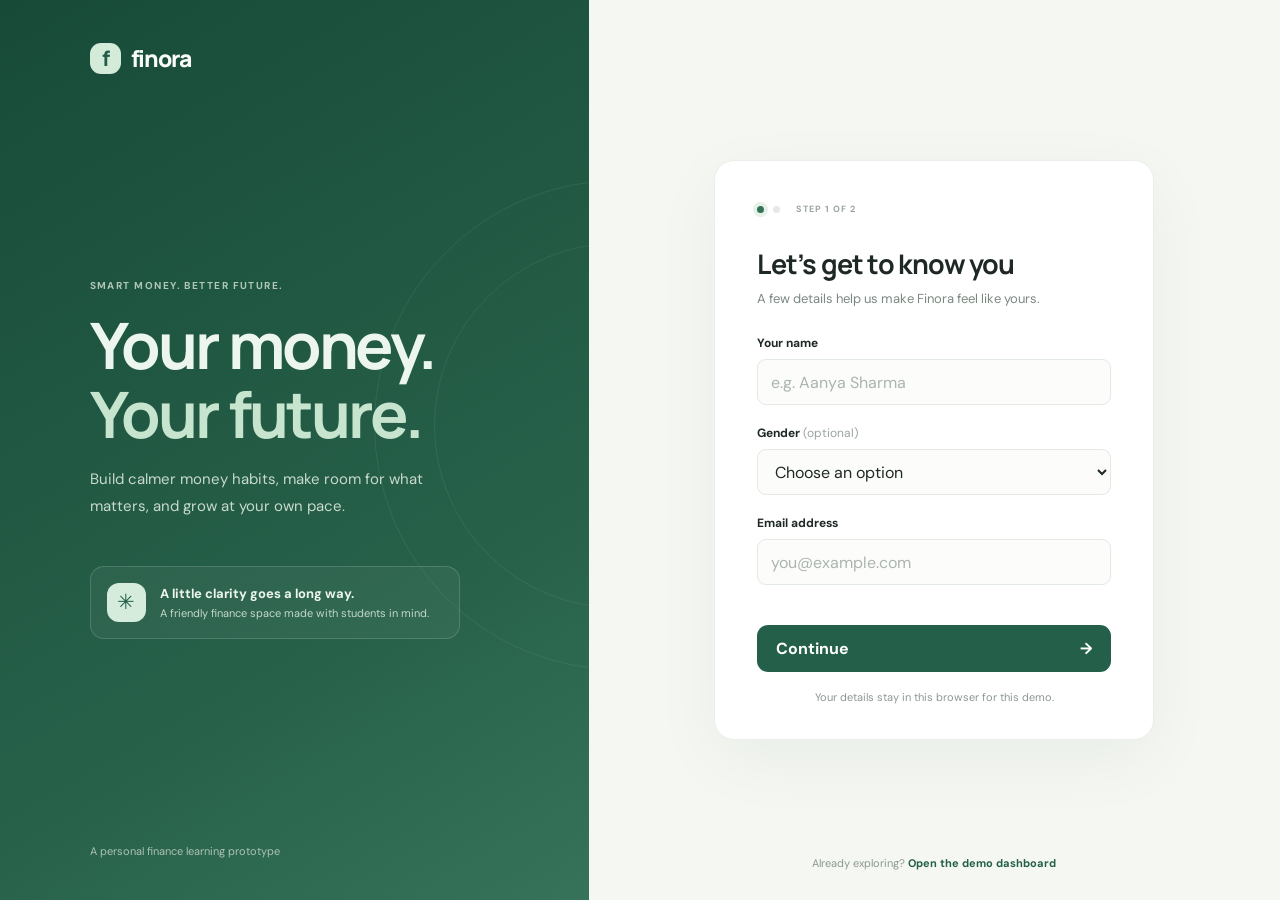
<file: index.html>
<!doctype html>
<html lang="en">
<head>
  <meta charset="utf-8"><meta name="viewport" content="width=device-width,initial-scale=1">
  <meta name="theme-color" content="#f6f8f3"><title>Finora — Your money, your future</title>
  <link rel="stylesheet" href="style.css"><script src="script.js" defer></script>
</head>
<body class="auth-page">
  <main class="auth-shell">
    <section class="auth-story">
      <a class="brand" href="index.html"><span class="brand-mark">f</span> finora</a>
      <div class="story-copy"><p class="eyebrow">SMART MONEY. BETTER FUTURE.</p><h1>Your money.<br><em>Your future.</em></h1>
        <p>Build calmer money habits, make room for what matters, and grow at your own pace.</p>
        <div class="story-note"><span class="note-icon">✳</span><span><b>A little clarity goes a long way.</b><small>A friendly finance space made with students in mind.</small></span></div>
      </div><div class="story-orbit orbit-one"></div><div class="story-orbit orbit-two"></div>
      <small class="story-foot">A personal finance learning prototype</small>
    </section>
    <section class="auth-form-wrap"><form class="form-card" id="onboarding-form" novalidate>
      <div class="step-label"><span class="step-dot active"></span><span class="step-dot"></span><span>STEP 1 OF 2</span></div>
      <h2>Let’s get to know you</h2><p class="muted">A few details help us make Finora feel like yours.</p>
      <label for="name">Your name</label><input id="name" name="name" autocomplete="name" placeholder="e.g. Aanya Sharma" required minlength="2">
      <label for="gender">Gender <span class="optional">(optional)</span></label><select id="gender" name="gender"><option value="">Choose an option</option><option>Female</option><option>Male</option><option>Other</option><option>Prefer not to say</option></select>
      <label for="email">Email address</label><input id="email" name="email" type="email" autocomplete="email" placeholder="you@example.com" required>
      <p class="form-error" id="form-error" role="alert" aria-live="polite"></p>
      <button class="button button-primary button-wide" type="submit">Continue <span>→</span></button>
      <p class="privacy-note">Your details stay in this browser for this demo.</p>
    </form><p class="auth-bottom">Already exploring? <a href="dashboard.html">Open the demo dashboard</a></p></section>
  </main>
</body></html>
</file>
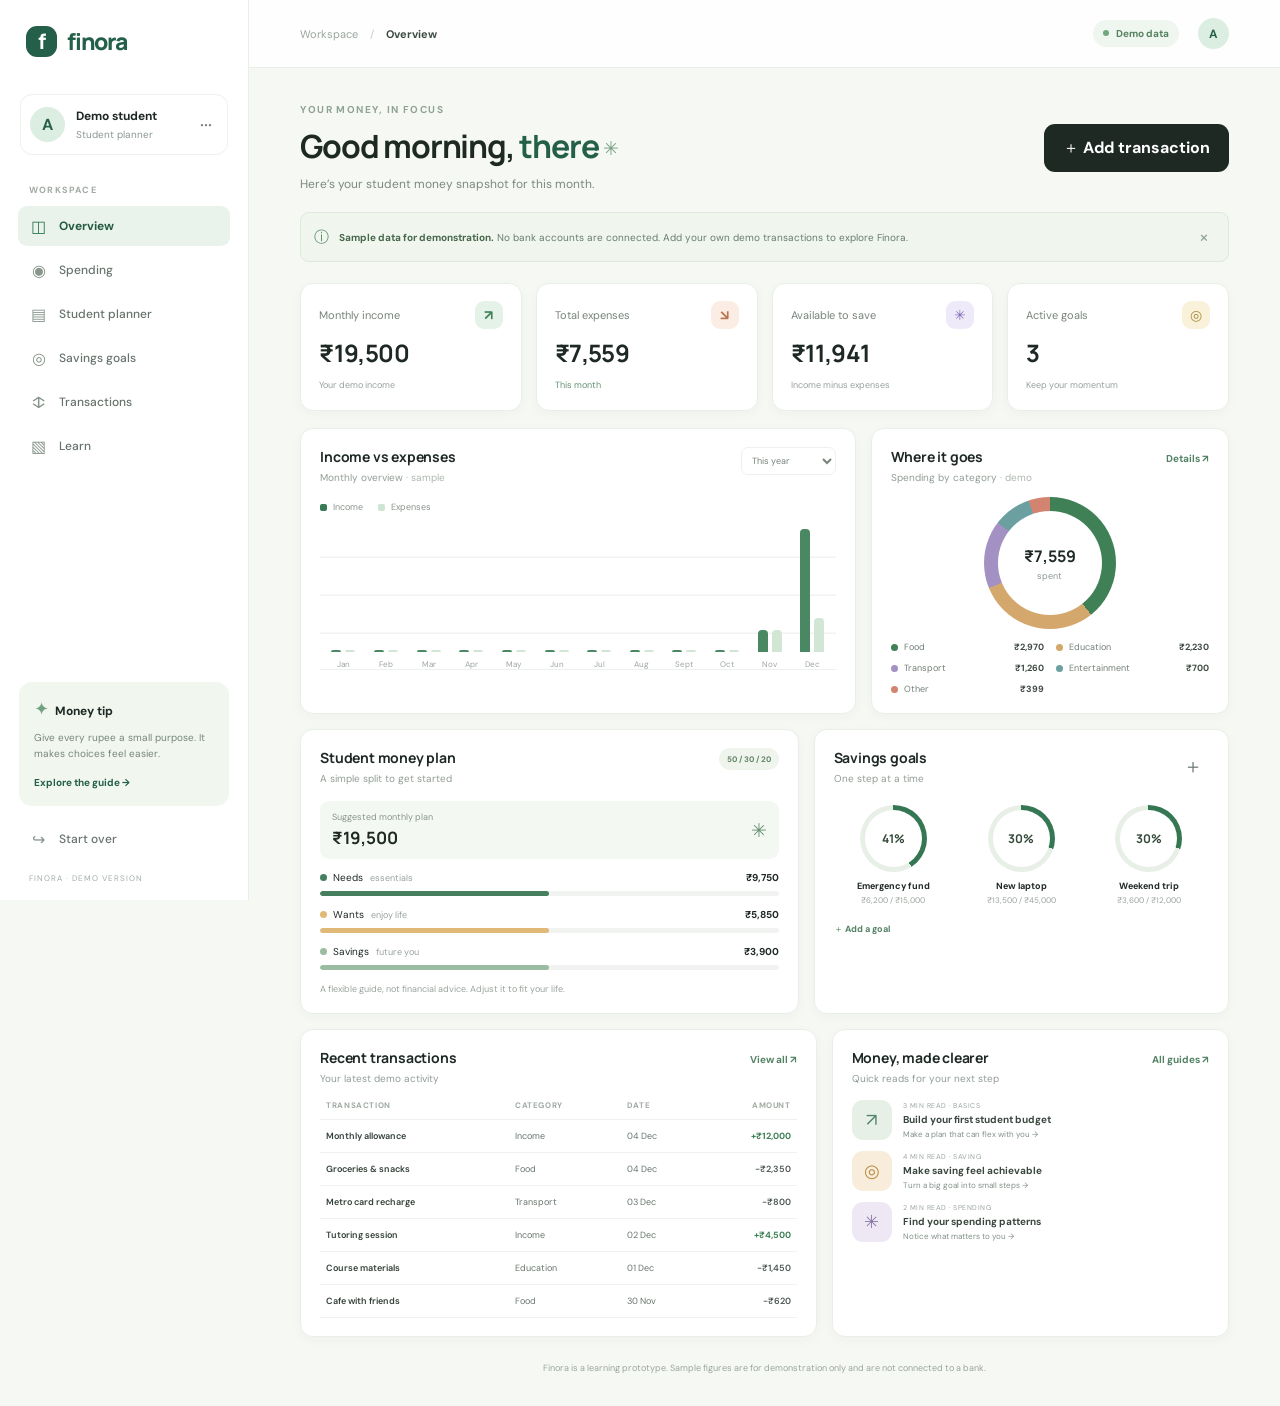
<file: dashboard.html>
<!doctype html>
<html lang="en"><head><meta charset="utf-8"><meta name="viewport" content="width=device-width,initial-scale=1"><meta name="theme-color" content="#f6f8f3"><title>Finora — Dashboard</title><link rel="stylesheet" href="style.css"><script src="script.js" defer></script></head>
<body class="dashboard-page">
<div class="app-shell">
  <aside class="sidebar" id="sidebar"><a class="brand" href="dashboard.html"><span class="brand-mark">f</span> finora</a>
    <div class="profile-mini"><div class="avatar" id="sidebar-avatar">A</div><div><b id="sidebar-name">Demo student</b><small id="sidebar-study">Student planner</small></div><button class="icon-button profile-menu" aria-label="Profile menu" title="Profile">···</button></div>
    <p class="nav-caption">WORKSPACE</p><nav class="side-nav" aria-label="Main navigation"><a class="nav-link active" href="#overview"><span>◫</span>Overview</a><a class="nav-link" href="#spending"><span>◉</span>Spending</a><a class="nav-link" href="#planner"><span>▤</span>Student planner</a><a class="nav-link" href="#goals"><span>◎</span>Savings goals</a><a class="nav-link" href="#transactions"><span>↕</span>Transactions</a><a class="nav-link" href="#learn"><span>▧</span>Learn</a></nav>
    <div class="sidebar-bottom"><div class="sidebar-tip"><span>✦</span><b>Money tip</b><p>Give every rupee a small purpose. It makes choices feel easier.</p><a href="#learn">Explore the guide →</a></div><a class="nav-link" href="index.html" id="reset-demo"><span>↪</span>Start over</a><small class="sidebar-foot">FINORA · DEMO VERSION</small></div>
  </aside>
  <main class="main-content" id="overview">
    <header class="topbar"><button class="icon-button menu-toggle" id="menu-toggle" aria-label="Open navigation">☰</button><div class="breadcrumb">Workspace <span>/</span> <b>Overview</b></div><div class="top-actions"><span class="demo-chip"><i></i> Demo data</span><button class="avatar top-avatar" aria-label="Profile" id="top-avatar">A</button></div></header>
    <div class="content-wrap">
      <section class="welcome-row"><div><p class="eyebrow">YOUR MONEY, IN FOCUS</p><h1>Good morning, <span id="welcome-name">there</span> <span class="wave">✳</span></h1><p class="muted" id="welcome-subtitle">Here’s your student money snapshot for this month.</p></div><button class="button button-dark" id="add-transaction-open">＋ Add transaction</button></section>
      <div class="demo-banner"><span>ⓘ</span><span><b>Sample data for demonstration.</b> No bank accounts are connected. Add your own demo transactions to explore Finora.</span><button class="banner-close" aria-label="Dismiss">×</button></div>
      <section class="overview-grid" aria-label="Monthly overview">
        <article class="metric-card"><div class="metric-head"><span>Monthly income</span><span class="metric-icon mint">↗</span></div><strong id="income-total">₹0</strong><small id="income-note">Your demo income</small></article>
        <article class="metric-card"><div class="metric-head"><span>Total expenses</span><span class="metric-icon peach">↘</span></div><strong id="expense-total">₹0</strong><small class="positive" id="expense-note">This month</small></article>
        <article class="metric-card"><div class="metric-head"><span>Available to save</span><span class="metric-icon lavender">✳</span></div><strong id="available-total">₹0</strong><small>Income minus expenses</small></article>
        <article class="metric-card"><div class="metric-head"><span>Active goals</span><span class="metric-icon yellow">◎</span></div><strong id="goal-count">0</strong><small>Keep your momentum</small></article>
      </section>
      <section class="dashboard-grid primary-grid">
        <article class="panel chart-panel" id="monthly-chart"><div class="panel-heading"><div><h2>Income vs expenses</h2><p>Monthly overview <span class="sample-label">· sample</span></p></div><select id="chart-period" aria-label="Chart period"><option>This year</option><option>Last 6 months</option></select></div><div class="chart-legend"><span><i class="legend-income"></i>Income</span><span><i class="legend-expense"></i>Expenses</span></div><div class="bar-chart" id="bar-chart" role="img" aria-label="Monthly income and expense comparison"></div></article>
        <article class="panel spending-panel" id="spending"><div class="panel-heading"><div><h2>Where it goes</h2><p>Spending by category <span class="sample-label">· demo</span></p></div><a href="#transactions" class="text-link">Details ↗</a></div><div class="donut-wrap"><div class="donut-chart" id="donut-chart"><div class="donut-center"><strong id="donut-total">₹0</strong><small>spent</small></div></div></div><div class="category-list" id="category-list"></div></article>
      </section>
      <section class="dashboard-grid secondary-grid">
        <article class="panel planner-panel" id="planner"><div class="panel-heading"><div><h2>Student money plan</h2><p>A simple split to get started</p></div><span class="small-pill">50 / 30 / 20</span></div><div class="planner-intro"><div><small>Suggested monthly plan</small><strong id="planner-income">₹0</strong></div><span class="planner-icon">✳</span></div><div class="plan-row"><div class="plan-label"><span><i class="plan-dot needs"></i>Needs <small>essentials</small></span><b id="needs-value">₹0</b></div><div class="plan-track"><i class="needs-fill"></i></div></div><div class="plan-row"><div class="plan-label"><span><i class="plan-dot wants"></i>Wants <small>enjoy life</small></span><b id="wants-value">₹0</b></div><div class="plan-track"><i class="wants-fill"></i></div></div><div class="plan-row"><div class="plan-label"><span><i class="plan-dot savings-plan"></i>Savings <small>future you</small></span><b id="plan-savings-value">₹0</b></div><div class="plan-track"><i class="savings-fill"></i></div></div><p class="planner-footnote">A flexible guide, not financial advice. Adjust it to fit your life.</p></article>
        <article class="panel goals-panel" id="goals"><div class="panel-heading"><div><h2>Savings goals</h2><p>One step at a time</p></div><button class="icon-button" id="add-goal" aria-label="Add savings goal" title="Add goal">＋</button></div><div class="goals-list" id="goals-list"></div><button class="goal-add-link" id="add-goal-link">＋ Add a goal</button></article>
      </section>
      <section class="dashboard-grid lower-grid">
        <article class="panel transactions-panel" id="transactions"><div class="panel-heading"><div><h2>Recent transactions</h2><p>Your latest demo activity</p></div><button class="text-link" id="view-all">View all ↗</button></div><div class="transaction-table-wrap"><table><thead><tr><th>TRANSACTION</th><th>CATEGORY</th><th>DATE</th><th class="align-right">AMOUNT</th></tr></thead><tbody id="transaction-rows"></tbody></table></div><p class="empty-state" id="transaction-empty" hidden>No transactions yet. Add one to get started.</p></article>
        <article class="panel learn-panel" id="learn"><div class="panel-heading"><div><h2>Money, made clearer</h2><p>Quick reads for your next step</p></div><a class="text-link" href="#learn">All guides ↗</a></div><div class="learning-list"><a class="learning-card" href="#planner"><span class="learn-art art-budget">↗</span><span><small>3 MIN READ · BASICS</small><b>Build your first student budget</b><i>Make a plan that can flex with you →</i></span></a><a class="learning-card" href="#goals"><span class="learn-art art-save">◎</span><span><small>4 MIN READ · SAVING</small><b>Make saving feel achievable</b><i>Turn a big goal into small steps →</i></span></a><a class="learning-card" href="#spending"><span class="learn-art art-spend">✳</span><span><small>2 MIN READ · SPENDING</small><b>Find your spending patterns</b><i>Notice what matters to you →</i></span></a></div></article>
      </section>
      <footer class="page-footer">Finora is a learning prototype. Sample figures are for demonstration only and are not connected to a bank.</footer>
    </div>
  </main>
</div>
<div class="sidebar-scrim" id="sidebar-scrim"></div>
<dialog class="modal" id="transaction-modal"><form id="transaction-form" method="dialog"><button class="modal-close" type="button" data-close aria-label="Close">×</button><p class="eyebrow">DEMO TRANSACTION</p><h2>Add activity</h2><p class="muted">Saved only in this browser’s local storage.</p><label for="transaction-name">Description</label><input id="transaction-name" name="description" required placeholder="e.g. Lunch with friends"><div class="form-pair"><div><label for="transaction-type">Type</label><select id="transaction-type" name="type"><option value="expense">Expense</option><option value="income">Income</option></select></div><div><label for="transaction-amount">Amount (₹)</label><input id="transaction-amount" name="amount" type="number" min="1" step="1" required placeholder="500"></div></div><label for="transaction-category">Category</label><select id="transaction-category" name="category"><option>Food</option><option>Transport</option><option>Education</option><option>Shopping</option><option>Entertainment</option><option>Health</option><option>Other</option></select><label for="transaction-date">Date</label><input id="transaction-date" name="date" type="date" required><p class="form-error" id="transaction-error" role="alert"></p><button class="button button-primary button-wide" type="submit">Save transaction</button></form></dialog>
<dialog class="modal goal-modal" id="goal-modal"><form id="goal-form" method="dialog"><button class="modal-close" type="button" data-close aria-label="Close">×</button><p class="eyebrow">A LITTLE AT A TIME</p><h2>Create a savings goal</h2><label for="goal-name">Goal name</label><input id="goal-name" name="name" required placeholder="e.g. Laptop fund"><div class="form-pair"><div><label for="goal-target">Target (₹)</label><input id="goal-target" name="target" type="number" min="1" required placeholder="25000"></div><div><label for="goal-saved">Already saved (₹)</label><input id="goal-saved" name="saved" type="number" min="0" value="0"></div></div><p class="form-error" id="goal-error" role="alert"></p><button class="button button-primary button-wide" type="submit">Add goal</button></form></dialog>
</body></html>
</file>
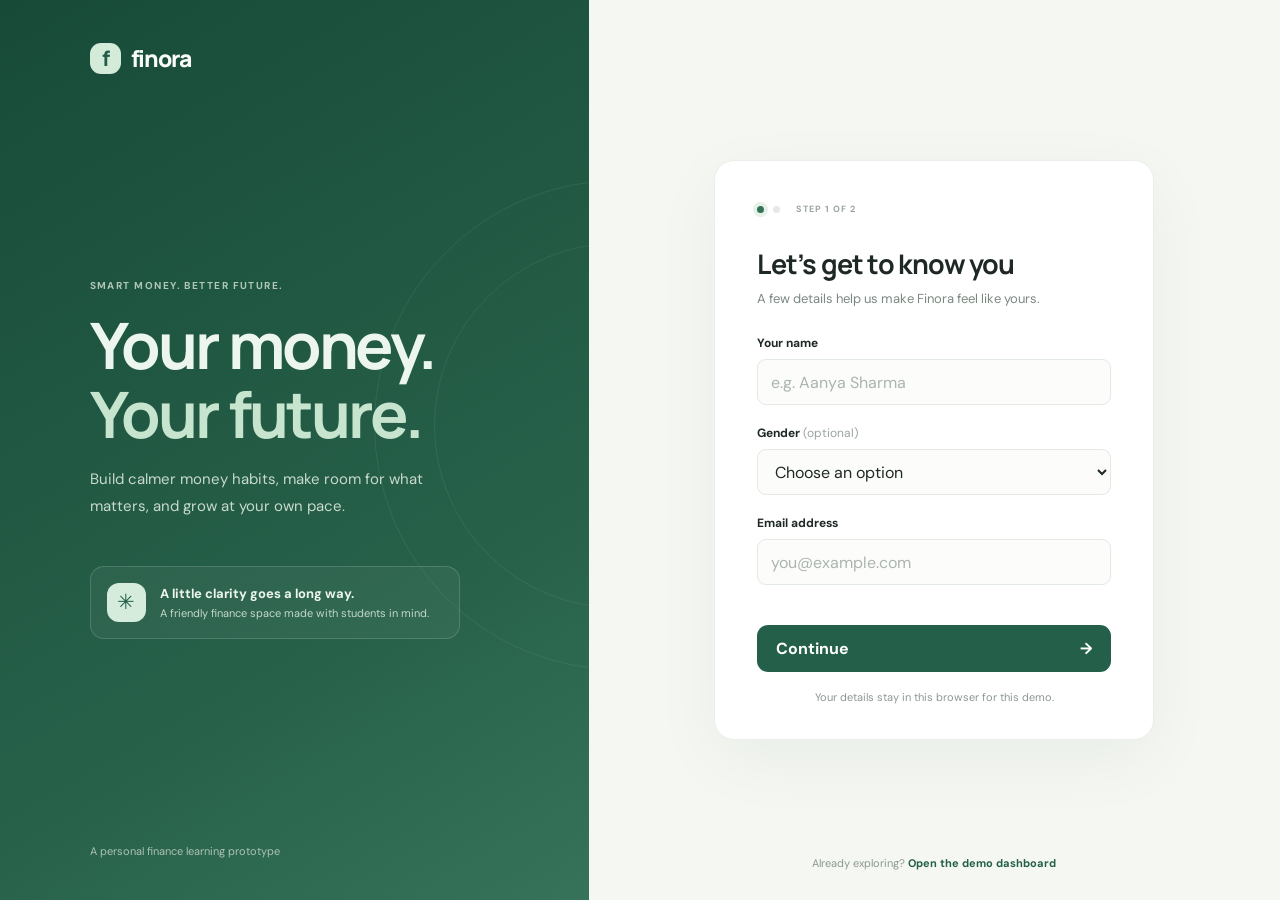
<file: profile.html>
<!doctype html>
<html lang="en"><head><meta charset="utf-8"><meta name="viewport" content="width=device-width,initial-scale=1"><meta name="theme-color" content="#f6f8f3"><title>Finora — Your profile</title><link rel="stylesheet" href="style.css"><script src="script.js" defer></script></head>
<body class="auth-page"><main class="auth-shell">
  <section class="auth-story"><a class="brand" href="index.html"><span class="brand-mark">f</span> finora</a><div class="story-copy"><p class="eyebrow">YOUR JOURNEY, YOUR WAY</p><h1>Make a plan<br><em>that fits you.</em></h1><p>Tell us a little about your studies and income. You can change these details any time.</p><div class="story-note"><span class="note-icon">↗</span><span><b>Small steps add up.</b><small>Finora helps you see the next step clearly.</small></span></div></div><div class="story-orbit orbit-one"></div><div class="story-orbit orbit-two"></div><small class="story-foot">A personal finance learning prototype</small></section>
  <section class="auth-form-wrap"><form class="form-card" id="profile-form" novalidate>
    <div class="step-label"><span class="step-dot done"></span><span class="step-dot active"></span><span>STEP 2 OF 2</span></div><h2>Your study & income</h2><p class="muted">This gives your planner a useful starting point.</p>
    <label for="study">What are you studying?</label><input id="study" name="study" placeholder="e.g. B.Com, Computer Science" required>
    <label for="income-source">How do you earn?</label><select id="income-source" name="incomeSource" required><option value="">Select your income source</option><option>Tutoring</option><option>Internship</option><option>Sales / part-time work</option><option>Freelance</option><option>Family support</option><option>Other</option></select>
    <label for="monthly-income">Approx. monthly income <span class="optional">(₹, optional)</span></label><input id="monthly-income" name="monthlyIncome" type="number" min="0" step="500" placeholder="e.g. 12000">
    <p class="form-error" id="profile-error" role="alert" aria-live="polite"></p>
    <button class="button button-primary button-wide" type="submit">Create my dashboard <span>→</span></button><a class="back-link" href="index.html">← Back to your details</a>
  </form><p class="auth-bottom">Just looking? <a href="dashboard.html">Skip to the demo dashboard</a></p></section>
</main></body></html>
</file>
<file: style.css>
@import url('https://fonts.googleapis.com/css2?family=DM+Sans:wght@400;500;600;700&family=Manrope:wght@400;500;600;700;800&display=swap');
:root{--green:#245f49;--green-deep:#174b38;--green-soft:#e5f0e9;--mint:#d9eee0;--paper:#f6f8f3;--white:#fff;--ink:#1e2924;--muted:#7b8880;--line:#e8ece7;--peach:#f5e4d8;--purple:#eae4f7;--yellow:#f7efcf;--shadow:0 20px 70px #1935270c;font-family:'DM Sans',sans-serif;color:var(--ink);background:var(--paper);font-synthesis:none}*{box-sizing:border-box}body{margin:0}a{color:inherit;text-decoration:none}button,input,select{font:inherit}button{cursor:pointer}.brand{display:inline-flex;align-items:center;gap:10px;font:800 23px Manrope,sans-serif;letter-spacing:-1.2px;color:#f9fcf8;position:relative;z-index:2}.brand-mark{display:grid;place-items:center;width:31px;height:31px;border-radius:11px;background:#d4ebd9;color:var(--green);font:800 21px Manrope,sans-serif}.button{border:0;border-radius:11px;padding:13px 19px;font-weight:700;transition:transform .2s,box-shadow .2s,background .2s}.button:hover{transform:translateY(-2px);box-shadow:0 8px 22px #174b3828}.button-primary{background:var(--green);color:white}.button-primary:hover{background:var(--green-deep)}.button-dark{background:#1e2924;color:white}.button-dark span,.button-primary span{margin-left:14px}.button-wide{width:100%;display:flex;justify-content:space-between;align-items:center;margin-top:17px}.eyebrow{font-size:10px;font-weight:700;letter-spacing:1.45px;color:#8fa294;margin:0 0 12px}.muted{color:var(--muted)}
/* onboarding */.auth-page{background:#f4f7f2;min-height:100vh}.auth-shell{min-height:100vh;display:grid;grid-template-columns:minmax(350px,46%) 1fr}.auth-story{background:linear-gradient(150deg,#174b38,#28624b 70%,#36735a);padding:42px clamp(34px,7vw,110px);color:#edf6ee;position:relative;overflow:hidden;display:flex;flex-direction:column;justify-content:space-between}.story-copy{position:relative;z-index:1;max-width:440px;margin:auto 0}.story-copy .eyebrow{color:#afc8b7}.story-copy h1{font:700 clamp(42px,5vw,68px)/1.08 Manrope,sans-serif;letter-spacing:-3px;margin:18px 0}.story-copy h1 em{font-style:normal;color:#c6e4ce}.story-copy>p:not(.eyebrow){max-width:380px;color:#c8d9ce;line-height:1.75;font-size:15px}.story-note{display:flex;gap:14px;align-items:center;padding:16px;margin-top:47px;border:1px solid #ffffff26;background:#ffffff0c;border-radius:14px;max-width:370px}.story-note .note-icon{display:grid;place-items:center;width:39px;height:39px;border-radius:12px;background:#d5ebdc;color:var(--green);font-size:21px}.story-note b,.story-note small{display:block}.story-note b{font-size:13px}.story-note small{font-size:11px;color:#c5d8ca;margin-top:4px}.story-foot{position:relative;z-index:1;color:#aec3b4;font-size:11px}.story-orbit{position:absolute;border:1px solid #ffffff12;border-radius:50%;pointer-events:none}.orbit-one{width:490px;height:490px;right:-275px;top:20%}.orbit-two{width:365px;height:365px;right:-210px;top:27%}.auth-form-wrap{display:flex;align-items:center;justify-content:center;padding:32px}.form-card{width:min(100%,440px);background:white;padding:42px 42px 35px;border:1px solid #ebefea;border-radius:20px;box-shadow:var(--shadow);animation:rise .6s both}.step-label{display:flex;align-items:center;gap:7px;color:#9aa59d;font-size:9px;font-weight:700;letter-spacing:1px;margin-bottom:30px}.step-dot{width:7px;height:7px;border-radius:50%;background:#e4e9e3;margin-right:2px}.step-dot.active{background:#327256;box-shadow:0 0 0 4px #e6f1e8}.step-dot.done{background:#78a68a}.step-label span:last-child{margin-left:7px}.form-card h2,.modal h2{font:700 27px Manrope,sans-serif;letter-spacing:-.8px;margin:0 0 8px}.form-card>.muted{font-size:13px;margin:0 0 28px}.form-card label,.modal label{display:block;font-size:12px;font-weight:700;margin:20px 0 8px}.optional{font-weight:400;color:#9aa59d}.form-card input,.form-card select,.modal input,.modal select{width:100%;border:1px solid #e3e9e3;border-radius:9px;height:46px;background:#fcfdfb;padding:0 13px;color:var(--ink);outline:0;transition:border .2s,box-shadow .2s}.form-card input:focus,.form-card select:focus,.modal input:focus,.modal select:focus{border-color:#7da78b;box-shadow:0 0 0 3px #eaf3eb}.form-card input::placeholder,.modal input::placeholder{color:#abb4ad}.form-error{font-size:12px;color:#b8483f;min-height:14px;margin:9px 0 0}.privacy-note,.auth-bottom{font-size:11px;color:#8c9890;text-align:center}.privacy-note{margin:18px 0 0}.auth-bottom{margin-top:22px}.auth-bottom a,.back-link{color:var(--green);font-weight:700}.back-link{display:block;font-size:12px;text-align:center;margin-top:19px}.auth-bottom{position:absolute;bottom:19px}.auth-form-wrap{position:relative}.auth-bottom a:hover,.back-link:hover{text-decoration:underline}
/* dashboard frame */.dashboard-page{background:#f6f8f4}.app-shell{min-height:100vh}.sidebar{position:fixed;z-index:10;inset:0 auto 0 0;width:249px;padding:25px 18px 17px;background:#fff;border-right:1px solid #e9eee8;display:flex;flex-direction:column}.sidebar .brand{color:var(--green);padding:0 8px}.sidebar .brand-mark{background:var(--green);color:white}.profile-mini{display:flex;align-items:center;gap:11px;margin:37px 2px 29px;padding:12px 9px;border:1px solid #edf0ec;border-radius:12px}.avatar{flex:none;width:35px;height:35px;border:0;border-radius:50%;display:grid;place-items:center;background:#dceee1;color:#276247;font-weight:700}.profile-mini b,.profile-mini small{display:block;max-width:130px;overflow:hidden;text-overflow:ellipsis;white-space:nowrap}.profile-mini b{font-size:12px}.profile-mini small{font-size:10px;color:#8c9890;margin-top:4px}.icon-button{border:0;background:transparent;color:#738078;font-size:20px;border-radius:8px}.icon-button:hover{background:#f2f6f1;color:var(--green)}.profile-menu{margin-left:auto}.nav-caption{font-size:9px;font-weight:700;letter-spacing:1.2px;color:#a0aaa2;margin:0 11px 10px}.side-nav{display:grid;gap:4px}.nav-link{height:40px;border-radius:9px;display:flex;align-items:center;gap:12px;padding:0 12px;color:#66736b;font-size:12px;font-weight:500;transition:.2s}.nav-link>span{font-size:16px;width:17px;text-align:center;color:#88968c}.nav-link:hover{background:#f4f7f3;color:var(--green)}.nav-link.active{background:#eaf3eb;color:#245b42;font-weight:700}.nav-link.active>span{color:#2f7955}.sidebar-bottom{margin-top:auto}.sidebar-tip{background:#f1f6ef;border-radius:13px;padding:15px;margin:0 1px 13px}.sidebar-tip>span{color:#73a281;font-size:18px}.sidebar-tip b{font-size:12px;margin-left:6px}.sidebar-tip p{font-size:10px;line-height:1.55;color:#77867b;margin:9px 0}.sidebar-tip a{font-size:10px;font-weight:700;color:var(--green)}.sidebar-foot{display:block;color:#a3ada5;font-size:8px;letter-spacing:1px;margin:14px 11px 0}.main-content{margin-left:249px;min-height:100vh}.topbar{height:68px;background:#ffffffd9;border-bottom:1px solid #e9eee8;display:flex;align-items:center;justify-content:space-between;padding:0 clamp(24px,4vw,58px);position:sticky;top:0;z-index:5;backdrop-filter:blur(12px)}.breadcrumb{font-size:11px;color:#9aa59d}.breadcrumb span{margin:0 9px;color:#c2cbc3}.breadcrumb b{color:#3d4c43}.top-actions{display:flex;align-items:center;gap:19px}.demo-chip{padding:7px 10px;border-radius:30px;background:#eff6ef;color:#548060;font-size:10px;font-weight:700}.demo-chip i{display:inline-block;background:#72a67d;width:6px;height:6px;border-radius:50%;margin-right:5px;vertical-align:1px}.top-avatar{width:31px;height:31px;font-size:12px}.menu-toggle{display:none}.content-wrap{max-width:1430px;padding:35px clamp(24px,4vw,58px) 28px;margin:auto}.welcome-row{display:flex;justify-content:space-between;align-items:center;margin-bottom:20px}.welcome-row .eyebrow{margin-bottom:8px}.welcome-row h1{font:700 clamp(24px,2.5vw,32px) Manrope,sans-serif;letter-spacing:-1.2px;margin:0}.welcome-row h1 span:first-child{color:var(--green)}.wave{color:#77a184;font-size:19px;vertical-align:3px}.welcome-row .muted{font-size:12px;margin:8px 0 0}.demo-banner{display:flex;align-items:center;gap:10px;border:1px solid #dce9dc;background:#f0f6ee;border-radius:9px;padding:11px 13px;color:#687c6b;font-size:10px;margin-bottom:21px}.demo-banner>span:first-child{font-size:15px;color:#608d6c}.demo-banner b{color:#46674b}.banner-close{border:0;background:transparent;color:#8ba18e;font-size:18px;margin-left:auto}.overview-grid{display:grid;grid-template-columns:repeat(4,1fr);gap:14px;margin-bottom:17px}.metric-card,.panel{background:#fff;border:1px solid #e9eee8;border-radius:13px;box-shadow:0 3px 12px #1d392109;animation:rise .55s both}.metric-card{padding:17px 18px;min-height:116px;transition:transform .2s,box-shadow .2s}.metric-card:hover,.panel:hover{box-shadow:0 10px 27px #19352712;transform:translateY(-2px)}.metric-head{display:flex;justify-content:space-between;align-items:center;font-size:11px;color:#77837a}.metric-icon{width:28px;height:28px;display:grid;place-items:center;border-radius:9px;font-size:14px;font-weight:700}.mint{background:#e5f2e7;color:#42815a}.peach{background:#fbede4;color:#b8754f}.lavender{background:#efeafa;color:#826bb4}.yellow{background:#f9f1d9;color:#a88d3a}.metric-card>strong{display:block;font:700 24px Manrope,sans-serif;letter-spacing:-.6px;margin:7px 0 3px}.metric-card>small{font-size:9px;color:#98a29a}.metric-card .positive{color:#659173}.dashboard-grid{display:grid;gap:15px;margin-bottom:15px}.primary-grid{grid-template-columns:1.55fr 1fr}.secondary-grid{grid-template-columns:1.2fr 1fr}.lower-grid{grid-template-columns:1.3fr 1fr}.panel{padding:18px 19px;transition:transform .2s,box-shadow .2s}.panel-heading{display:flex;align-items:flex-start;justify-content:space-between;gap:10px}.panel-heading h2{font:700 14px Manrope,sans-serif;letter-spacing:-.2px;margin:0}.panel-heading p{font-size:10px;color:#919d94;margin:5px 0 0}.sample-label{color:#adb7ae}.panel-heading select{border:1px solid #edf0ec;border-radius:7px;background:#fff;color:#77847a;padding:6px;font-size:9px}.text-link{border:0;background:transparent;color:#528163;font-size:10px;font-weight:700;padding:5px 0}.text-link:hover{text-decoration:underline}.chart-legend{display:flex;gap:15px;font-size:9px;color:#89948c;margin:17px 0 0}.chart-legend span{display:flex;align-items:center;gap:6px}.chart-legend i{width:7px;height:7px;border-radius:2px}.legend-income{background:#367b56}.legend-expense{background:#cfe5d3}.bar-chart{height:150px;display:flex;align-items:flex-end;justify-content:space-around;border-bottom:1px solid #edf0ec;position:relative;margin:7px 0 0;padding:8px 2px 0;background:repeating-linear-gradient(to bottom,transparent 0,transparent 36px,#f0f3ef 37px,#f0f3ef 38px)}.bar-month{height:100%;display:flex;flex-direction:column;justify-content:flex-end;align-items:center;gap:7px;flex:1;z-index:1}.bar-pair{height:calc(100% - 18px);display:flex;align-items:flex-end;gap:4px}.bar{width:10px;border-radius:4px 4px 0 0;min-height:2px;transition:height .4s ease}.bar-income{background:#4a8864}.bar-expense{background:#d1e6d5}.bar-month small{font-size:8px;color:#9ca69e}.donut-wrap{display:flex;justify-content:center;padding:13px 0 12px}.donut-chart{width:132px;height:132px;border-radius:50%;display:grid;place-items:center;background:conic-gradient(#dcece0 0deg 360deg);position:relative;transition:background .4s}.donut-chart:before{content:"";position:absolute;inset:14px;background:white;border-radius:50%}.donut-center{position:relative;text-align:center}.donut-center strong,.donut-center small{display:block}.donut-center strong{font:700 16px Manrope,sans-serif}.donut-center small{font-size:9px;color:#8d9990;margin-top:3px}.category-list{display:grid;grid-template-columns:1fr 1fr;gap:9px 12px}.category-item{display:flex;align-items:center;gap:6px;min-width:0;font-size:9px;color:#737f76}.category-item i{width:7px;height:7px;border-radius:50%;flex:none}.category-item span{overflow:hidden;text-overflow:ellipsis;white-space:nowrap}.category-item b{margin-left:auto;color:#3e4a42;font-size:9px}.planner-intro{display:flex;justify-content:space-between;align-items:center;margin:16px 0 11px;padding:10px 12px;background:#f4f8f3;border-radius:9px}.planner-intro small,.planner-intro strong{display:block}.planner-intro small{font-size:9px;color:#89968c}.planner-intro strong{font:700 17px Manrope,sans-serif;margin-top:3px}.planner-icon{color:#679176;font-size:19px}.plan-row{margin-top:12px}.plan-label{display:flex;justify-content:space-between;align-items:center;font-size:10px}.plan-label>span{display:flex;align-items:center;gap:6px}.plan-label>span small{color:#99a39b;margin-left:1px;font-size:9px}.plan-label>b{font-size:10px}.plan-dot{width:7px;height:7px;border-radius:50%}.needs{background:#467f5d}.wants{background:#e0b978}.savings-plan{background:#9bbca1}.plan-track{height:5px;background:#f0f3ef;border-radius:5px;margin-top:7px;overflow:hidden}.plan-track i{height:100%;width:50%;display:block;border-radius:5px}.needs-fill{background:#467f5d}.wants-fill{background:#e0b978}.savings-fill{background:#9bbca1}.planner-footnote{font-size:9px;color:#9aa49c;margin:13px 0 0}.goals-panel .panel-heading{align-items:center}.goals-list{display:grid;grid-template-columns:repeat(3,1fr);gap:8px;margin:20px 0 11px}.goal-item{text-align:center;min-width:0}.goal-ring{--goal-progress:0deg;width:67px;height:67px;border-radius:50%;background:conic-gradient(#357653 var(--goal-progress),#e7efe7 0);display:grid;place-items:center;margin:0 auto 8px;position:relative}.goal-ring:before{content:"";position:absolute;inset:5px;border-radius:50%;background:white}.goal-ring span{z-index:1;font:700 12px Manrope,sans-serif;color:#34483a}.goal-item b{display:block;font-size:9px;white-space:nowrap;overflow:hidden;text-overflow:ellipsis}.goal-item small{display:block;font-size:8px;color:#9aa49c;margin-top:3px}.goal-add-link{border:0;background:transparent;color:#548163;font-weight:700;font-size:9px;padding:5px 0}.small-pill{background:#eff5ed;padding:6px 8px;color:#63836a;font-size:8px;border-radius:20px;font-weight:700}.transactions-panel,.learn-panel{min-height:230px}.transaction-table-wrap{overflow:auto;margin-top:15px}table{border-collapse:collapse;width:100%;text-align:left}th{color:#a0aaa2;font-size:8px;letter-spacing:.6px;font-weight:700;padding:0 6px 9px;border-bottom:1px solid #eef1ed}td{font-size:9px;color:#69766d;padding:10px 6px;border-bottom:1px solid #f1f3f0;white-space:nowrap}td:first-child{color:#334138;font-weight:600}.align-right{text-align:right}.amount-income{color:#3d8056!important;font-weight:700}.amount-expense{color:#4c5750;font-weight:600}.empty-state{font-size:10px;text-align:center;color:#9aa49c;padding:20px}.learning-list{display:grid;gap:11px;margin-top:15px}.learning-card{display:flex;align-items:center;gap:11px;transition:transform .2s}.learning-card:hover{transform:translateX(3px)}.learn-art{width:40px;height:40px;border-radius:11px;display:grid;place-items:center;font-size:18px;flex:none}.art-budget{background:#e6f0e7;color:#518265}.art-save{background:#f8eddb;color:#ba8c45}.art-spend{background:#eee8f5;color:#8876a6}.learning-card>span:last-child{min-width:0}.learning-card small,.learning-card b,.learning-card i{display:block}.learning-card small{font-size:7px;color:#9aa59d;letter-spacing:.5px}.learning-card b{font-size:10px;margin:3px 0;color:#39473e}.learning-card i{font-style:normal;color:#819086;font-size:8px}.page-footer{text-align:center;color:#9aa59d;font-size:9px;padding:10px 0 4px}.sidebar-scrim{display:none}
/* dialogs and motion */.modal{width:min(92vw,430px);border:1px solid #e6ebe5;border-radius:17px;padding:30px;box-shadow:0 25px 80px #10221835}.modal::backdrop{background:#14251b70;backdrop-filter:blur(3px)}.modal form{position:relative}.modal .eyebrow{margin-bottom:8px}.modal h2{margin-bottom:7px}.modal .muted{font-size:11px;margin:0 0 20px}.modal label{margin:14px 0 7px}.form-pair{display:grid;grid-template-columns:1fr 1fr;gap:12px}.modal-close{position:absolute;right:0;top:0;border:0;background:#f2f5f1;border-radius:50%;height:29px;width:29px;font-size:19px;color:#6f7b72}.modal .button-wide{margin-top:12px}.goal-modal{width:min(92vw,400px)}@keyframes rise{from{opacity:0;transform:translateY(12px)}to{opacity:1;transform:translateY(0)}}
@media(min-width:1450px){.content-wrap{padding-top:42px}.metric-card{min-height:128px}.panel{padding:21px 22px}.bar-chart{height:175px}.donut-chart{width:150px;height:150px}}
@media(max-width:1080px){.sidebar{width:220px}.main-content{margin-left:220px}.content-wrap{padding:28px 24px}.overview-grid{grid-template-columns:repeat(2,1fr)}.primary-grid{grid-template-columns:1.2fr 1fr}.secondary-grid,.lower-grid{grid-template-columns:1fr 1fr}.metric-card{min-height:108px}}
@media(max-width:760px){.auth-shell{grid-template-columns:1fr}.auth-story{min-height:240px;padding:25px 27px}.story-copy{margin:45px 0 26px}.story-copy h1{font-size:42px;letter-spacing:-2px;margin:10px 0}.story-copy>p:not(.eyebrow){font-size:12px;margin:0}.story-note,.story-foot,.story-orbit{display:none}.auth-form-wrap{padding:28px 18px 60px;align-items:flex-start}.form-card{padding:30px 25px}.auth-bottom{bottom:19px}.sidebar{transform:translateX(-100%);transition:transform .25s;width:260px;box-shadow:10px 0 30px #10221812}.sidebar.open{transform:translateX(0)}.sidebar-scrim.show{display:block;position:fixed;inset:0;background:#12231966;z-index:8}.main-content{margin-left:0}.menu-toggle{display:block;margin-right:12px}.topbar{justify-content:flex-start;padding:0 17px}.breadcrumb{flex:1}.top-actions{gap:10px}.content-wrap{padding:25px 17px}.welcome-row{align-items:flex-start;gap:12px}.welcome-row .button{font-size:10px;padding:11px 12px;white-space:nowrap}.welcome-row h1{font-size:24px}.welcome-row .muted{line-height:1.5}.demo-banner{align-items:flex-start;line-height:1.5}.overview-grid{gap:9px}.metric-card{padding:13px;min-height:104px}.metric-card>strong{font-size:21px}.metric-head{font-size:10px}.primary-grid,.secondary-grid,.lower-grid{grid-template-columns:1fr}.panel{padding:16px}.donut-chart{width:140px;height:140px}.transactions-panel{min-height:0}.page-footer{line-height:1.6}}
@media(max-width:430px){.demo-chip{font-size:0;padding:9px}.demo-chip i{margin:0}.top-actions{gap:8px}.welcome-row{display:block}.welcome-row .button{margin-top:14px}.overview-grid{grid-template-columns:1fr 1fr}.metric-card>strong{font-size:19px}.metric-icon{width:24px;height:24px}.category-list{gap:8px}.form-pair{grid-template-columns:1fr}.auth-story{min-height:218px}.form-card h2{font-size:24px}}
@media(prefers-reduced-motion:reduce){*,*::before,*::after{scroll-behavior:auto!important;animation-duration:.01ms!important;animation-iteration-count:1!important;transition-duration:.01ms!important}}
</file>
